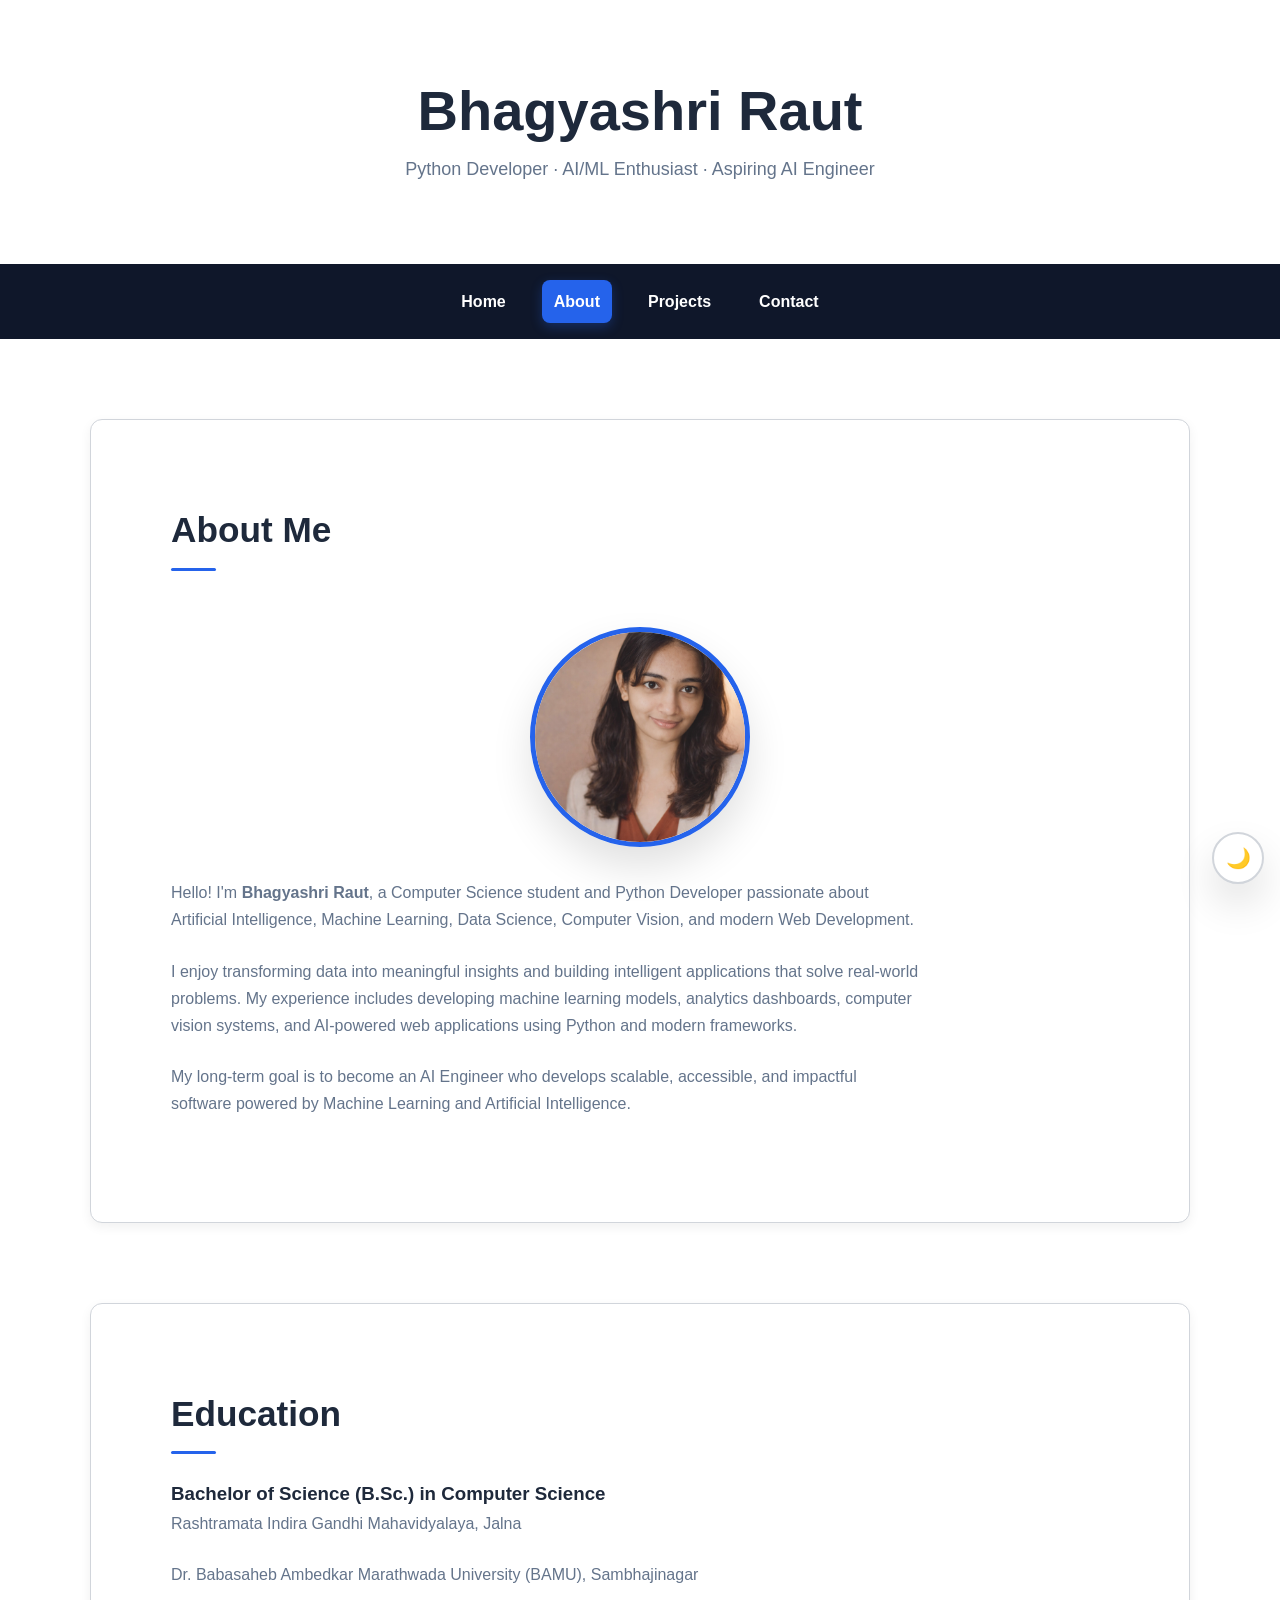
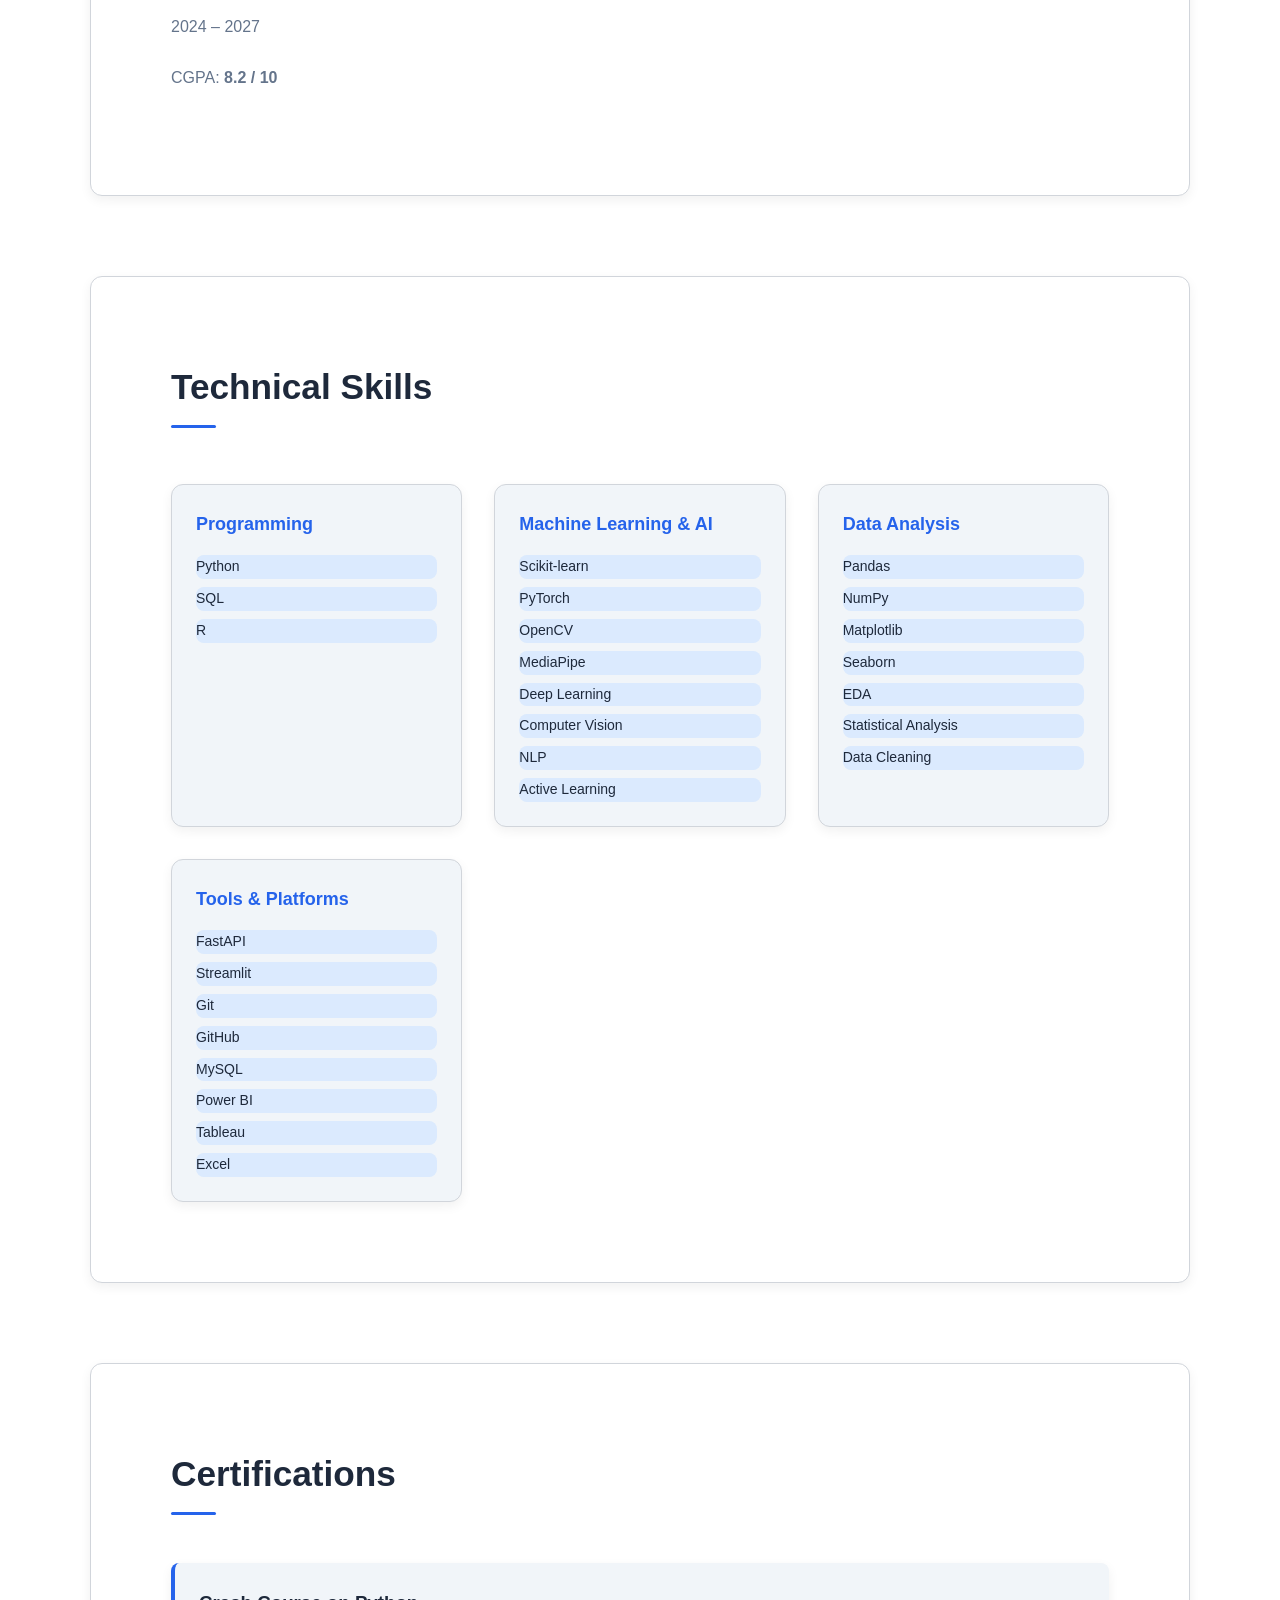
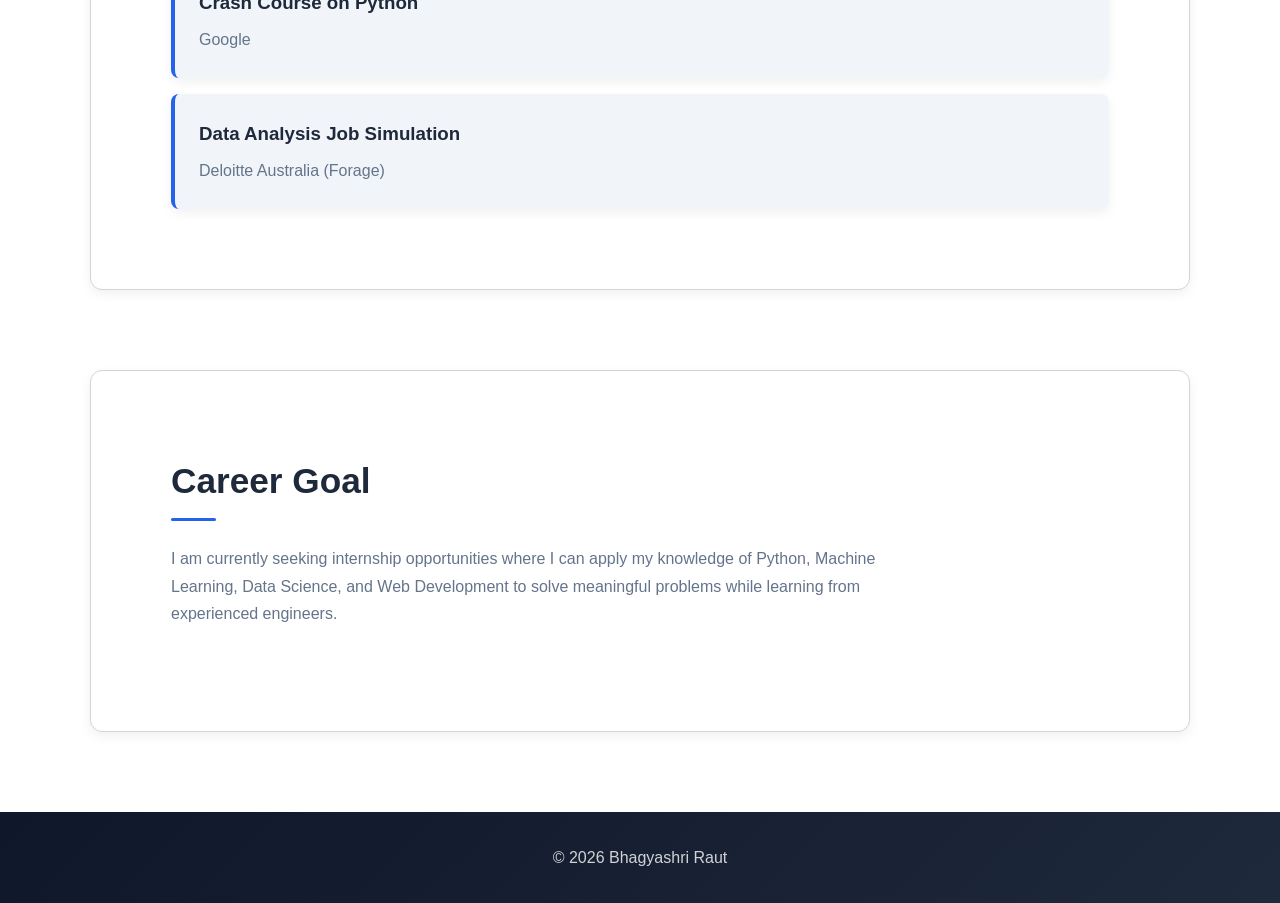
<file: about.html>
<!DOCTYPE html>
<html lang="en">
<head>
  <meta charset="UTF-8">
  <meta name="viewport" content="width=device-width, initial-scale=1.0">

  <title>About | Bhagyashri Raut — Python Developer &amp; AI/ML Enthusiast</title>
  <meta name="description" content="About Bhagyashri Raut, a Computer Science student and Python developer focused on Machine Learning, Data Science, Computer Vision, and Web Development.">
  <meta name="keywords" content="Bhagyashri Raut, Python developer, Machine Learning, Data Science, Computer Vision, AI Engineer, portfolio">
  <meta name="author" content="Bhagyashri Raut">
  <meta name="robots" content="index, follow">
  <link rel="canonical" href="https://www.bhagyashriraut.dev/about.html">

  <link rel="stylesheet" href="css/style.css">
</head>
<body>

  <a class="skip-link" href="#main-content">Skip to main content</a>

  <!-- Step 3: Header — matches the plain <header> selector in your CSS -->
  <header>
    <h1>Bhagyashri Raut</h1>
    <p>Python Developer &middot; AI/ML Enthusiast &middot; Aspiring AI Engineer</p>
  </header>

  <!-- Step 4: Navigation — matches the plain <nav> selector -->
  <nav aria-label="Primary">
    <ul>
      <li><a href="index.html">Home</a></li>
      <li><a href="about.html" aria-current="page">About</a></li>
      <li><a href="projects.html">Projects</a></li>
      <li><a href="contact.html">Contact</a></li>
    </ul>
  </nav>

  <main id="main-content">

    <!-- Every <section> already gets the white card look (background,
         padding, border-radius, shadow) from your "About Preview card"
         rule — no extra wrapper class needed. -->
    <section aria-labelledby="about-heading">
      <h2 id="about-heading">About Me</h2>

      <img src="images/profile.png"
        alt="Portrait of Bhagyashri Raut"
        class="profile-image">

      <p>
        Hello! I'm <strong>Bhagyashri Raut</strong>, a Computer Science
        student and Python Developer passionate about Artificial Intelligence,
        Machine Learning, Data Science, Computer Vision, and modern Web Development.
      </p>
      <p>
        I enjoy transforming data into meaningful insights and building intelligent
        applications that solve real-world problems. My experience includes developing
        machine learning models, analytics dashboards, computer vision systems,
        and AI-powered web applications using Python and modern frameworks.
      </p>
      <p>
        My long-term goal is to become an AI Engineer who develops scalable,
        accessible, and impactful software powered by Machine Learning and
        Artificial Intelligence.
      </p>
    </section>

    <section aria-labelledby="education-heading">
      <h2 id="education-heading">Education</h2>
      <article>
        <h3>Bachelor of Science (B.Sc.) in Computer Science</h3>
        <p>Rashtramata Indira Gandhi Mahavidyalaya, Jalna</p>
        <p>Dr. Babasaheb Ambedkar Marathwada University (BAMU), Sambhajinagar</p>
        <p>2024 &ndash; 2027</p>
        <p>CGPA: <strong>8.2 / 10</strong></p>
      </article>
    </section>

    <!-- .skills-grid IS defined in your CSS — this is the one section
         that needs the extra wrapper, so each subject gets its own card -->
    <section aria-labelledby="skills-heading">
      <h2 id="skills-heading">Technical Skills</h2>
      <div class="skills-grid">
        <article>
          <h3>Programming</h3>
          <ul>
            <li>Python</li>
            <li>SQL</li>
            <li>R</li>
          </ul>
        </article>

        <article>
          <h3>Machine Learning &amp; AI</h3>
          <ul>
            <li>Scikit-learn</li>
            <li>PyTorch</li>
            <li>OpenCV</li>
            <li>MediaPipe</li>
            <li>Deep Learning</li>
            <li>Computer Vision</li>
            <li>NLP</li>
            <li>Active Learning</li>
          </ul>
        </article>

        <article>
          <h3>Data Analysis</h3>
          <ul>
            <li>Pandas</li>
            <li>NumPy</li>
            <li>Matplotlib</li>
            <li>Seaborn</li>
            <li>EDA</li>
            <li>Statistical Analysis</li>
            <li>Data Cleaning</li>
          </ul>
        </article>

        <article>
          <h3>Tools &amp; Platforms</h3>
          <ul>
            <li>FastAPI</li>
            <li>Streamlit</li>
            <li>Git</li>
            <li>GitHub</li>
            <li>MySQL</li>
            <li>Power BI</li>
            <li>Tableau</li>
            <li>Excel</li>
          </ul>
        </article>
      </div>
    </section>

    <!-- .other-projects IS defined in your CSS (white bg, left accent
         border) — reused here for the certification list -->
    <section aria-labelledby="certificate-heading">
      <h2 id="certificate-heading">Certifications</h2>
      <ul class="other-projects">
        <li>
          <h3>Crash Course on Python</h3>
          <p>Google</p>
        </li>
        <li>
          <h3>Data Analysis Job Simulation</h3>
          <p>Deloitte Australia (Forage)</p>
        </li>
      </ul>
    </section>

    <section aria-labelledby="goal-heading">
      <h2 id="goal-heading">Career Goal</h2>
      <p>
        I am currently seeking internship opportunities where I can apply my
        knowledge of Python, Machine Learning, Data Science, and Web Development
        to solve meaningful problems while learning from experienced engineers.
      </p>
    </section>

  </main>

  <footer>
    <p>&copy; 2026 Bhagyashri Raut</p>
  </footer>

  <button class="dark-mode-btn" type="button" aria-pressed="false" aria-label="Toggle dark mode">🌙</button>
  <button class="top-btn" type="button" aria-label="Back to top">&uarr;</button>

  <script src="js/script.js"></script>
</body>
</html>
</file>
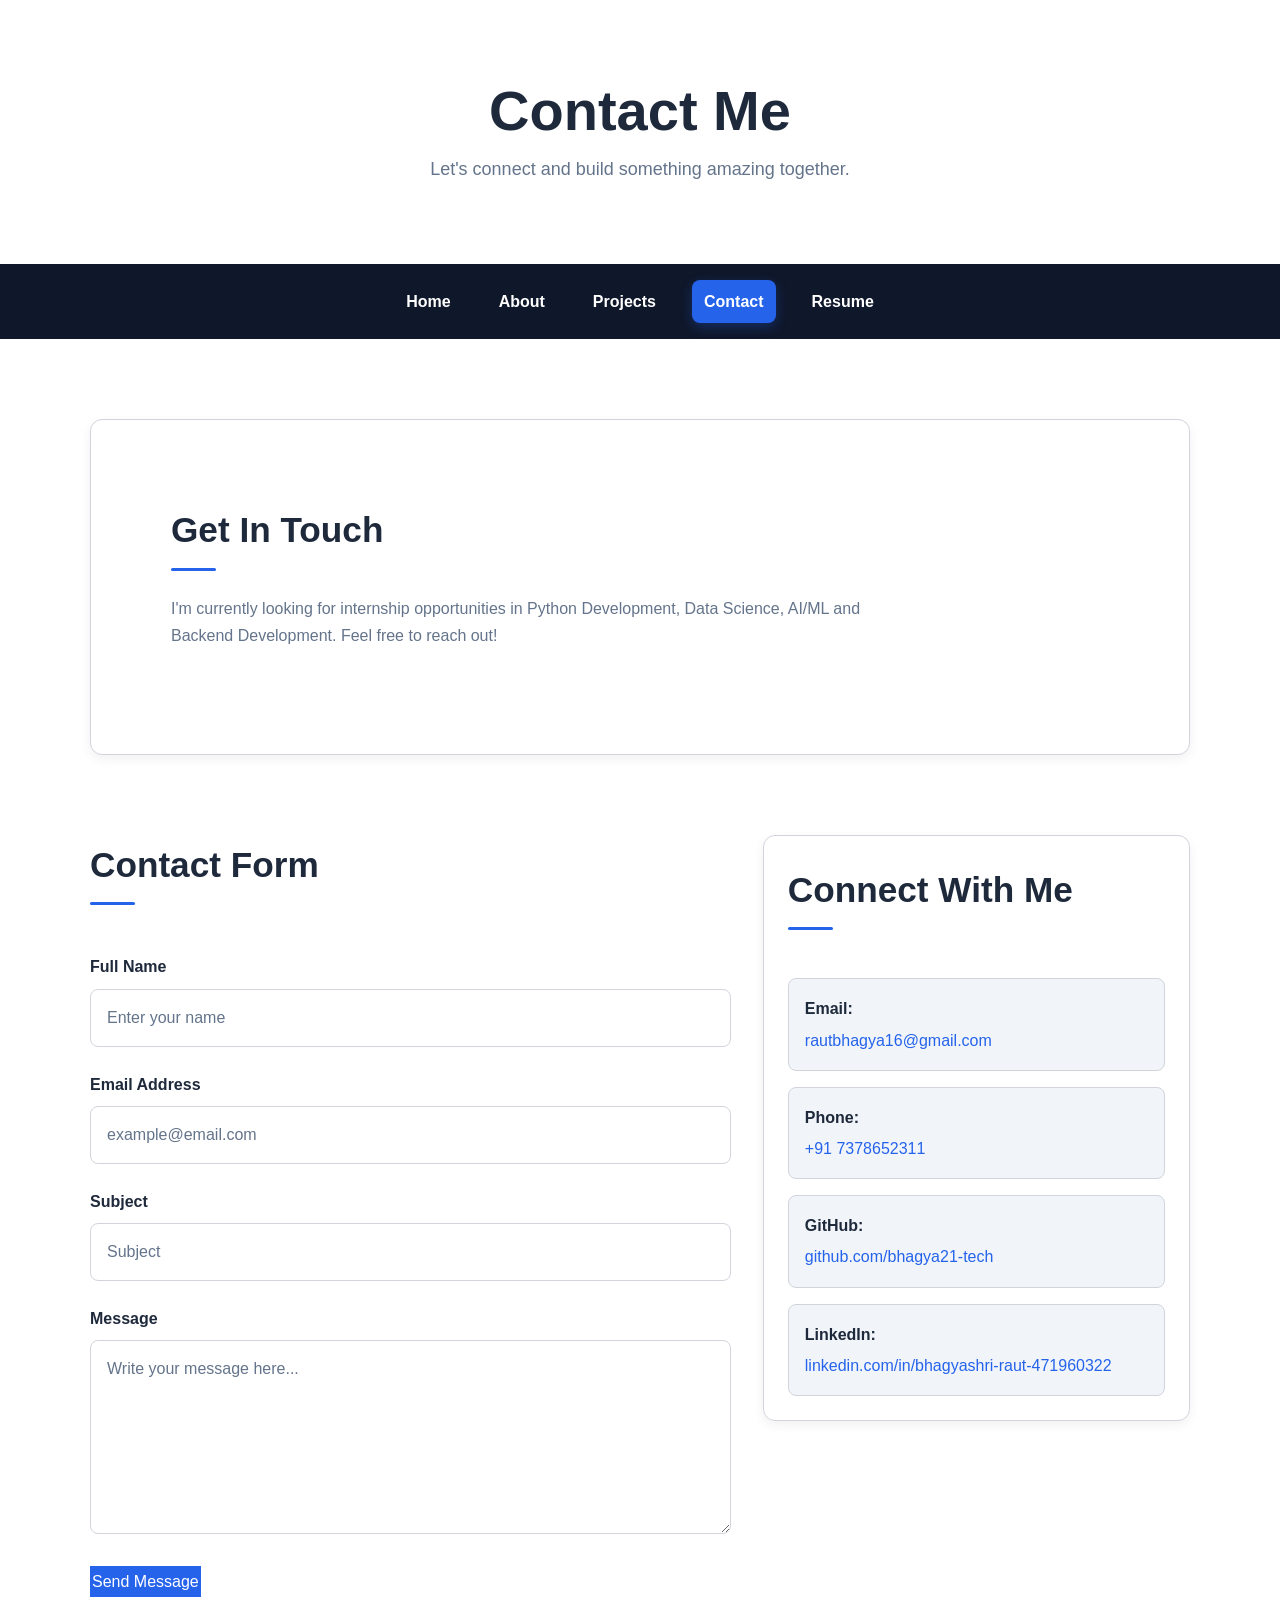
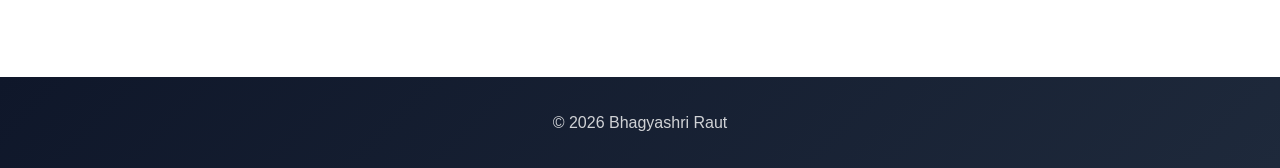
<file: contact.html>
<!DOCTYPE html>
<html lang="en">

<head>

    <meta charset="UTF-8">

    <meta name="viewport"
        content="width=device-width, initial-scale=1.0">

    <meta name="description"
        content="Contact Bhagyashri Raut for internship opportunities, collaborations, and projects.">

    <meta name="author"
        content="Bhagyashri Raut">

    <title>Contact | Bhagyashri Raut</title>

    <link rel="icon"
        href="images/favicon.png"
        type="image/png">

    <link rel="stylesheet"
        href="css/style.css">

</head>

<body>

<a class="skip-link" href="#main-content">

Skip to Main Content

</a>

<header>

<h1>Contact Me</h1>

<p>

Let's connect and build something amazing together.

</p>

</header>

<nav aria-label="Primary Navigation">

<ul>

<li><a href="index.html">Home</a></li>

<li><a href="about.html">About</a></li>

<li><a href="projects.html">Projects</a></li>

<li><a href="contact.html" aria-current="page">Contact</a></li>

<li><a href="assets/resume.pdf">Resume</a></li>

</ul>

</nav>

<main id="main-content">

<section>

<h2>Get In Touch</h2>

<p>

I'm currently looking for internship opportunities in
Python Development, Data Science, AI/ML and Backend Development.

Feel free to reach out!

</p>

</section>

<section class="contact-layout">

    <div class="contact-form-section">

        <h2>Contact Form</h2>

        <form action="#" method="post">

            <div>
                <label for="name">Full Name</label>

                <input
                    type="text"
                    id="name"
                    name="name"
                    placeholder="Enter your name"
                    required
                >
            </div>

            <div>
                <label for="email">Email Address</label>

                <input
                    type="email"
                    id="email"
                    name="email"
                    placeholder="example@email.com"
                    required
                >
            </div>

            <div>
                <label for="subject">Subject</label>

                <input
                    type="text"
                    id="subject"
                    name="subject"
                    placeholder="Subject"
                    required
                >
            </div>

            <div>
                <label for="message">Message</label>

                <textarea
                    id="message"
                    name="message"
                    rows="6"
                    placeholder="Write your message here..."
                    required
                ></textarea>
            </div>

            <button
                type="submit"
                class="btn-primary"
            >
                Send Message
            </button>

        </form>

    </div>


    <div class="contact-info-section">

        <h2>Connect With Me</h2>

        <ul class="contact-list">

            <li>
                <strong>Email:</strong>
                <a href="mailto:rautbhagya16@gmail.com">
                    rautbhagya16@gmail.com
                </a>
            </li>

            <li>
                <strong>Phone:</strong>
                <a href="tel:+917378652311">
                    +91 7378652311
                </a>
            </li>

            <li>
                <strong>GitHub:</strong>
                <a
                    href="https://github.com/bhagya21-tech"
                    target="_blank"
                    rel="noopener"
                >
                    github.com/bhagya21-tech
                </a>
            </li>

            <li>
                <strong>LinkedIn:</strong>
                <a
                    href="https://linkedin.com/in/bhagyashri-raut-471960322"
                    target="_blank"
                    rel="noopener"
                >
                    linkedin.com/in/bhagyashri-raut-471960322
                </a>
            </li>

        </ul>

    </div>

</section>

</main>

<footer>

<p>

© 2026 Bhagyashri Raut

</p>

</footer>

<script src="js/script.js"></script>

</body>

</html>
</file>
<file: css/style.css>
/* =====================================================
   ADVANCED CSS3 & RESPONSIVE PORTFOLIO
   Mobile-first architecture
   ===================================================== */


/* ====================================================
   1. CSS RESET 
   =================================================== */

*,
*::before,
*::after {
    margin: 0;
    padding: 0;
    box-sizing: border-box;
}

html {
    scroll-behavior: smooth;

}

body {
    min-height: 100vh;
    font-family: Arial, Helvetica, sans-serif;
    font-size: 1rem;
    
    background: 
        radical-gradient(
            circle at 10% 10%,
            rgba(37, 99, 235, 0.06),
            transparent 30%

        ),
        var(--bg);
    color: var(--text);
   
    line-height: 1.7;
    
    
    transition:
        background-color 0.3s ease,
        color 0.3s ease;
    
}

img {
    display: block;
    max-width: 100%;
}

button,
input,
textarea {
    font: inherit;

}

a {
    color: inherit;

}

ul {
    padding: 0;
}

/* ================================================
   2. DESIGN TOKENS / CSS VARIABLES 
   ================================================ */

:root {

    /* Colors */
    --primary: #2563eb;
    --primary-dark: #1d4ed8;
    --primary-light: #dbeafe;

    --bg: #f8fafc;
    --surface: #ffffff;
    --surface-alt: #f1f5f9;

    --text: #1e293b;
    --text-muted: #64748b;

    --border: #d1d5db;

    --nav-bg: #0f172a;
    --nav-text: #ffffff;
}

.dark-theme {

    --bg: #0b1120;
    --surface: #111c31;
    --surface-alt: #1e293b;
    
    --text: #f8fafc;
    --text-muted: #cdb5e1;

    --border: #334155;

    --primary-light: #1e3a8a;

    --nav-bg: #020617;


    --shadow-sm: 0 4px 12px rgba(0, 0, 0, 0.2);
    --shadow-md: 0 10px 25px rgba(0, 0, 0, 0.25);
    --shadow-lg: 0 20px 40px rgba(0, 0, 0, 0.3);
}
    /* Typography */

:root {
    --font-body: Arial, Helvetica, sans-serif;

    --text-sm: 0.875rem;
    --text-base: 1rem;
    --text-lg: 1.125rem;
    --text-xl: 1.5rem;
    --text-2xl: 2rem;
    --text-3xl: clamp(2.2rem, 8vw, 4.5rem);


    /* Spacing */
    --space-xs: 0.5rem;
    --space-sm: 0.75rem;
    --space-md: 1rem;
    --space-lg: 1.5rem;
    --space-xl: 2rem;
    --space-2xl: 3rem;
    --space-3xl: 5rem;


    /* Layout */
    --container: 1100px;
    --radius-sm: 8px;
    --radius-md: 12px;
    --radius-lg: 20px;

    /* Effects */
    --shadow-sm: 0 4px 12px rgba(0, 0, 0, 0.06);
    --shadow-md: 0 10px 25px rgba(0, 0, 0, 0.08);
    --shadow-lg: 0 20px 40px rgba(0, 0, 0, 0.12);

    --transition: 0.3s ease;


}


/* ================================================
   3. DARK THEME 
   Javascript adds .dark-theme to <body>
   ================================================ */

.dark-theme {

    --bg: #0f172a;
    --surface: #1e293b;
    --surface-alt: #334155;

    --text: #f8fafc;
    --text-muted: #cbd5e1;

    --border: #475569;

    --primary-light: #1e3a8a;

    --nav-bg: #020617;
}

body,
header,
section,
article,
input,
textarea,
.skills-grid li,
.other-projects li,
.contact-list li {
    transition:
        background-color 0.3s ease,
        color 0.3s ease,
        border-color 0.3s ease,
        box-shadow 0.3s ease;
}

/* ===========================
   4. ACCESSIBILITY 
   =========================== */

.skip-link {
    position: absolute;
    left: -9999px;
    top: 1rem;
    z-index: 9999;

    background: var(--nav-bg);
    color: white;

    padding: 0.75rem 1rem;
    border-radius: var(--rafius-sm);

}

.skip-link:focus {
    left: 1rem;
}

/* Visible keyword focus */

a:focus-visible,
button:focus-visible,
input:focus-visible,
textarea:focus-visible {
    outline: 3px solid var(--primary);
    outline-offset: 4px;
}

/* =====================================
   5. HEADER 
   ===================================== */

header {
    padding: var(--space-2xl) var(--space-md);

    text-align: center;

    background: var(--surface);

    transition: background-color var(--transition);


}

header h1 {
    font-size: clamp(2rem, 8vw, 3.5rem);
    line-height: 1.1;

    color: var(--text);

    margin-bottom: var(--space-sm);


}

header p {
    max-width: 700px;

    margin-inline: auto;

    color: var(--text-muted);

    font-size: var(--text-lg);

}

/* ===========================
   NAVIGATION Flexbox 
   =========================== */

nav {
    background: var(--nav-bg);

    position: sticky;

    top: 0;

    z-index: 1000;

}

nav ul {

    display: flex;

    flex-direction: row;

    flex-wrap: wrap;

    justify-content: center;

    align-items: center;

    gap: 0.4rem;

    list-style: none;
 
    padding: 0.75rem 0.5rem;

}

nav a {

    display: inline-block;

    color: var(--nav-text);

    text-decoration: none;

    font-weight: 700;

    padding: 0.5rem 0.75rem;

    border-radius: var(--radius-sm);

    transition: 
        background-color var(--transition),
        color var(--transition),
        transform var(--transition);


}

nav a:hover {

    color: #93c5fd;

    background: rgba(255, 255, 255, 0.08);

    transform: translateY(-2px);


}
nav a[aria-current="page"] {
    background: var(--primary);
    color: #ffffff;

    box-shadow: 
        0 4px 12px rgba(37, 99, 235, 0.3);

}

/* =======================
   7. MAIN CONTAINER 
   ======================= */

main {
    width: min(100% -2rem, var(--container));

    margin-inline: auto;

} 

/* ===================================
   8. SECTIONS 
   ================================== */

section {

    margin-block: var(--space-2xl);
    padding: var(--space-lg);
    background: var(--surface);
    border: 1px solid var(--border);
    border-radius: var(--radius-md);
    box-shadow: var(--shadow-sm);

    transition:
        background-color var(--transition),
        border-color var(--transition),
        border-shadow var(--transition);

}

section h2 {

    font-size: clamp(1.6rem, 5vw, 2.2rem);

    color: var(--text);

    margin-bottom: var(--space-lg);

    position: relative;

    display: inline-block;

}

section h2::after {

    content: "";
    display: block;

    width: 45px;
    height: 3px;

    margin-top: 0.5rem;

    background: var(--primary);

    border-radius: 999px;
}

section p {

    max-width: 750px;

    color: var(--text-muted);

    margin-bottom: var(--space-lg);
}

/* =========================================================
   HERO SECTION
   ========================================================= */

.hero {

    isolation: isolate;

    display: grid;

    min-height: 60vh;

    align-items: center;

    background:
        linear-gradient(
            135deg,
            var(--surface),
            var(--surface-alt)
        );

    border: none;

    box-shadow: var(--shadow-md);

    position: relative;

    overflow: hidden;
}


/* Decorative background element */

.hero::before {
    content: "";

    position: absolute;

    width: 180px;
    height: 180px;

    border-radius: 50%;

    background: var(--primary-light);

    top: -60px;
    right: -60px;

    opacity: 0.7;
}


/* Keep content above decoration */

.hero-content {
    position: relative;

    z-index: 1;

    max-width: 800px;

    animation: heroEnter 0.8s ease both;

}

@keyframes heroEnter {
    from {
        opacity: 0;
        transform: translateY(20px);

    }

    to {
        opacity: 1;
        transform: translateY(0);
    }
}


/* Small introduction text */

.hero-eyebrow {

    display: inline-block;

    margin-bottom: var(--space-md);

    padding: 0.4rem 0.8rem;

    background: var(--primary-light);

    color: var(--primary);

    border-radius: 999px;

    font-size: var(--text-sm);

    font-weight: 700;

    letter-spacing: 0.02em;
}


/* Main hero heading */

.hero h2 {

    font-size: clamp(
        2.2rem,
        8vw,
        4rem
    );

    line-height: 1.1;

    margin-bottom: var(--space-lg);

    color: var(--text);
}


/* Hero paragraphs */

.hero-description {

    font-size: clamp(
        1rem,
        2vw,
        1.15rem
    );

    max-width: 720px;
}


/* Button group */

.hero-actions {

    display: flex;

    flex-direction: column;

    gap: var(--space-sm);

    margin-top: var(--space-lg);
}

/* ===============================
   9. BUTTONS 
   Flexbox-friendly reusable components 
   ==================================== */


.btn-primary {

    background: var(--primary);

    color: white;

    border: 2px solid var(--primary);

}

.btn-secondary {
    position: relative;

    overflow: hidden; 
}

.btn-primary::after,
.btn-secondary::after {
    
    content: "";

    position: absolute; 

    inset: 0;

    background: rgba(255, 255, 255, 0.12);

    transform: translateX(-100%);

    display: inline-flex;

    align-items: center;

    justify-content: center;

    min-height: 48px;

    padding: 0.75rem 1.25rem;

    border-radius: var(--radius-md);

    font-weight: 700;

    text-decoration: none;

    cursor: pointer;

    transition:
        transform 0.4s ease;
      
}



.btn-primary:hover {

    background: var(--primary-dark);

    border-color: var(--primary-dark);

    transform: translateY(-3px);

    box-shadow: var(--shadow-md);
}



.btn-secondary:hover {

    background: var(--primary);

    color: white;

    transform: translateY(-3px);
}

/* ======================================
   10. PROJECT GRID 
   CSS GRID
   ====================================== */

.projects-grid {

    display: grid;

    grid-template-columns: 
        repeat(
           auto-fit,
           minmax(min(100%, 300px), 1fr)

        );
    gap: var(--space-x1);

    margin-top: var(--space-x1);

    align-items: stretch;
}

/* ===================================
   11. PROJECT CARD
   ================================== */

.project-card {

    display: flex;

    flex-direction: column;

    min-width: 0;

    overflow: hidden;

    background: var(--surface);
    
    border: 1px solid var(--border);

    border-radius: var(--radius-lg);

    box-shadow: var(--shadow-md);

    transition:
        transform 0.3s ease,
        box-shadow 0.3s ease,
        border-color 0.3s ease;

}

.project-card:hover {

    transform: translateY(-8px);

    box-shadow: 
        0 20px 45px rgba(37, 99, 235, 0.15);

    border-color: var(--primary);

}

.skills-grid article:hover {
    border-color: var(--primary);

    box-shadow:
        0 18px 40px rgba(37, 99, 235, 0.15);
}

/* Project image */

.project-card img {

    width: 100%;

    aspect-ratio: 16 / 9;

    object-fit: cover;

    background: var(--surface-alt);

    transition:
        transform 0.5s ease;


}

.project-card:hover img {
    transform: scale(1.03);
}

/* Project content */

.project-content {

    display: flex;

    flex-direction: column;

    flex: 1;

    min-width: 0;

    padding: var(--space-lg);

}

.project-content h3 {

    color: var(--text);

    font-size: var(--text-xl);

    margin-bottom: var(--space-sm);

}

.project-content p {

    flex: 1;

    margin-bottom: var(--space-lg);

    color: var(--text-muted);

}

/* ===========================================
   12. TECHNOLOGY TAGS 
   flexbox 
   =========================================== */

.tech-stack {

    display: flex;

    flex-wrap: wrap;

    gap: var(--space-xs);

    margin-bottom: var(--space-lg);

    
}

.tech-stack span {

    padding: 0.4rem 0.75rem;

    background: var(--primary-light);

    color: var(--primary);

    border-radius: 999px;

    font-size: var(--text-sm);

    font-weight: 700;

}

/* ================================ 
   13. PROJECT BUTTONS
   ================================ */

.project-buttons {

    display: flex;

    flex-wrap: wrap;

    gap: var(--space-sm);

    margin-top: auto;


}

/* ==========================================
   14. ABOUT PAGE 
   ========================================== */

.profile-image {
    width: clamp(160px, 35vw, 220px);

    aspect-ratio: 1;

    object-fit: cover;

    margin: var(--space-xl) auto;

    border-radius: 50%;

    border: 5px solid var(--primary);

    box-shadow: var(--shadow-lg);

    transition: 
        transform var(--transition),
        box-shadow var(--transition);

}

.profile-image:hover {
    transform: scale(1.04);

    box-shadow:
        0 20px 45px rgba(37, 99, 235, 0.25);
}

/* ===========================================
   15. SKILLS GRID 
   =========================================== */

.skills-grid {

    display: grid;

    grid-template-columns:
        repeat(
            auto-fit,
            minmax(min(100%, 240px), 1fr)
        );

    gap: var(--space--lg);

    margin-top: var(--space-xl);

    align-items: stretch;

}

.skills-grid article {

    display: flex;

    flex-direction: column;

    min-width: 0;

    padding: var(--space-lg);

    background: var(--surface-alt);

    border: 1px solid var(--border);

    border-radius: var(--radius-md);

    box-shadow: var(--shadow-sm);

    transition:
        transform var(--transition),
        box-shadow var(--transition),
        border-color var(--transition);
}

.skills-grid article:hover {

    transform: translateY(-5px);

    border-color: var(--primary);

    box-shadow: var(--shaDOW-md);


}

.skills-grid h3 {

    color: var(--primary);

    margin-bottom: var(--space-md);

    font-size: var(--text-lg);

}

.skills-grid ul {

    list-style: none;

    display: flex;

    flex-direction: column;

    gap: var(--space-xs);

}

.skills-grid li {

    padding: 0.5rem, 0.75rem;

    

    background: var(--primary-light);

    color: var(--text);

    border-radius: var(--radius-sm);

    font-size: var(--text-sm);

    transition: 
        transform var(--transition),
        background-color var(--transition);
}

.skills-grid li:hover {
    transform: translateX(4px);
}

/* =========================================
   16. OTHER PROJECTS /CERTIFICATIONS 
   ========================================= */

.other-projects {

    display: grid;

    gap: var(--space-md);

    margin-top: var(--space-lg);

    list-style: none;

}

.other-projects li {

    padding: var(--space-lg);

    background: var(--surface-alt);

    color: var(--text);

    border-left: 4px solid var(--primary);

    border-radius: var(--radius-sm);

    box-shadow: var(--shadow-sm);

    transition: 
        background-color var(--transition),
        color var(--transition);
}

.other-projects li h3 {
    color: var(--text);

    margin-bottom: var(--space-xs);

}
.other-projects li p {
    color: var(--text-muted);

    margin: 0;
}


/* =========================================================
   PROJECTS MORE BUTTON
   ========================================================= */

.projects-more {
    display: flex;

    justify-content: center;

    margin-top: var(--space-2xl);
}

/* =========================================================
   CONTACT LAYOUT
   CSS GRID
   ========================================================= */

.contact-layout {
    display: grid;

    grid-template-columns:
        1fr;

    gap: var(--space-xl);

    background: transparent;

    border: none;

    box-shadow: none;

    padding: 0;

    margin-top: var(--space-xl);
}


/* Individual contact panels */

.contact-form-section .btn-primary {
    align-self: flex-start;

    margin-top: var(--space-xs);
}

.contact-info-section {

    padding: var(--space-lg);

    background: var(--surface);

    border: 1px solid var(--border);

    border-radius: var(--radius-md);

    box-shadow: var(--shadow-sm);
}


/* Desktop: two-dimensional layout */

@media (min-width: 768px) {

    .contact-layout {

        grid-template-columns:
            minmax(0, 1.5fr)
            minmax(250px, 1fr);

        align-items: start;
    }

}
/* =====================================
   17. CONTACT FORM 
   ===================================== */

form {

    display:flex;

    flex-direction: column;

    gap: var(--space-lg);

    margin-top: var(--space-lg);


}

form > div {

    display: flex;

    flex-direction: column;
}

label {

    margin-bottom: var(--space-xs);

    font-weight: 700;

    color: var(--text);

}

input,
textarea {

    width: 100%;

    padding: 0.9rem 1rem;

    background: var(--surface);

    color: var(--text);

    border: 1px solid var(--border);

    border-radius: var(--radius-sm);

    transition: 
        border-color var(--transition),
        box-shadow var(--transition),
        background-color var(--transition);
}

input::placeholder,
textarea::placeholder {
    color: var(--text-muted);

}
textarea {

    min-height: 160px;

    resize: vertical;

}

input:focus,
textarea:focus {

    border-radius: var(--primary);

    box-shadow: 0 0 0 3px var(--primary-light);

    border-color: var(--primary);
}




/* =============================
 18. CONTACT LIST 
 ===============================*/

.contact-list {

    display: flex;

    flex-direction: column;

    gap: var(--space-md);

    margin-top: var(--space-lg);

    list-style: none;

}

.contact-list li {
    
    display: flex;

    flex-direction: column;

    gap: 0.25rem;

    padding: var(--space-md);

    background: var(--surface-alt);
    
    border: 1px solid var(--border);

    border-radius: var(--radius-sm);
    
    transition: 
        transform var(--transition),
        border-color var(--transition),
        background-color var(--transition);
}

.contact-list li:hover {

    transform: translateX(4px);

    border-color: var(--primary);

}

.contact-list strong {
    color: var(--text);

}
.contact-list a {

    color: var(--primary);

    text-decoration: none;

    overflow-wrap: anywhere;
}

.contact-list a:hover {

    text-decoration: underline;
}

.contact-form-section,
.contact-info-section {
    background: var(--surface);
    color: var(--text);
    border-color: var(--border);
}

.contact-form-section h2,
.contact-info-section h2 {
    color: var(--text);
}

.contact-form-section label {
    color: var(--text);
}

.contact-form-section input,
.contact-form-section textarea {
    background: var(--surface);
    color: var(--text);
    border-color: var(--border);
}

.contact-form-section input::placeholder,
.contact-form-section textarea::placeholder {
    color: var(--text-muted);
}

/* =========================================
   19. FOOTER 
   ========================================= */

footer {

    margin-top: var(--space-3xl);

    padding: var(--space-xl) var(--space-md);

    text-align: center;

    background: 
        linear-gradient(
            135deg,
            var(--nav-bg),
            #1e293b
        );
    color: white;

    text-align: center;


}

footer p {

    color: rgba(255, 255, 255, 0.8);
    margin: 0 auto;
}

/* ============================================
   20. DARK MODE BUTTON
   =========================================== */

.dark-mode-btn {

    position: fixed;

    right: 1rem;
    bottom: 1rem;

    width: 52px;
    height: 52px;

    display: grid;
    place-items: center;

    border: 2px solid var(--border);

    border-radius: 50%;

    background: var(--surface);

    color: var(--text);

    font-size: 1.25rem;

    cursor: pointers;

    box-shadow: var(--shadow-lg);

    z-index: 9999;

    transition:
        transform var(--transition),
        background-color var(--transition),
        color var(--transition),
        border-color var(--transition);
}

.dark-mode-btn:hover {

    transform: rotate(12deg) scale(1.08);
    border-color: var(--primary);
    color: var(--primary);

}

/* =========================================================
   THEME TEXT SAFETY
   ========================================================= */

body {
    color: var(--text);
}

section,
section h2,
section h3,
section p,
section li {
    color: var(--text);
}

section p {
    color: var(--text-muted);
}

.other-projects li {
    color: var(--text);
}

/* ==================================
   21. BACK TO TOP BUTTON
   ================================== */

.top-btn {

    position: fixed;

    left: 1rem;

    bottom: 1rem;

    width: 48px;
    height: 48px;

    display: none;

    place-items: center;

    border: none;

    border-radius: 50%;

    background: var(--primary);

    color: white;

    font-size: 1.25rem;

    cursor: pointer;

    box-shadow: var(--shadow-lg);

    z-index: 9999;
}

.top-btn.show {
    display: grid;
}

/* =========================================
   22. SCROLL REVEAL 
   JavaScript adds .visible
   ========================================= */

section {

    opacity: 0;

    transform: translateY(30px);

    transition:
        opacity 0.7s ease,
        transform 0.7s ease;

}

section.visible {

    opacity: 1;

    transform: translateY(0);
}

/* ==========================================
   23. TABLET 
   768px+
   ========================================== */

@media (min-width: 768px) {

    main {
        width: min(90%, var(--container));
    }

    header {
        padding: var(--space-3xl) var(--space-xl);

    }

    nav ul {

        gap: var(--space-sm);

        padding: 1rem;
    }

    section {

        padding: var(--space-2xl);

        margin-block: var(--space-3xl);

    }

    .contact-list {
        grid-template-columns:
           repeat(2, 1fr);
    }

    .hero {
        min-height: 65vh;

    }

    .hero-actions {
        flex-direction: row;
        align-items: center;
    }
}

/* ========================================
   24. DESKTOP
   ======================================== */

@media (min-width: 1024px) {

    nav ul {
        gap: var(--space-lg);

    }

    section {
        padding: var(--space-3xl);

    }

    .projects-grid {
        gap: var(--space-2xl);
    }

    .skills-grid {
        gap: var(--space-xl);

    }
    .project-content {
        padding: var(--space-xl);
    }

}

/*  =================================
    25. LARGE DESKTOP 
    1440px+ 
    ================================= */

@media (min-width: 1440px) {
    
    main {
        width: min(85%, 1200px);
    }

    section {
        padding: 4rem;
    }
} 

/* =========================================================
   TEXT SELECTION
   ========================================================= */

::selection {
    background: var(--primary);
    color: white;
}

/* ================================
   26. REDUCED MOTION 
   ================================ */

@media (prefers-reduced-motion: reduce) {

    html {
       scroll-behavior: auto;
    }

    *,
    *::before,
    *::after { 
        animation-duration: 0.01ms !important;
        animation-iteration-count: 1 !important;
        transition-duration: 0.01ms !important;
    }

    section {
        opacity: 1;
        transform: none;
    }
} 

@media (max-width: 480px) {

    .contact-form-section,
    .contact-info-section {
        padding: var(--space-md);
    }

    .contact-form-section .btn-primary {
        width: 100%;
    }
}
</file>
